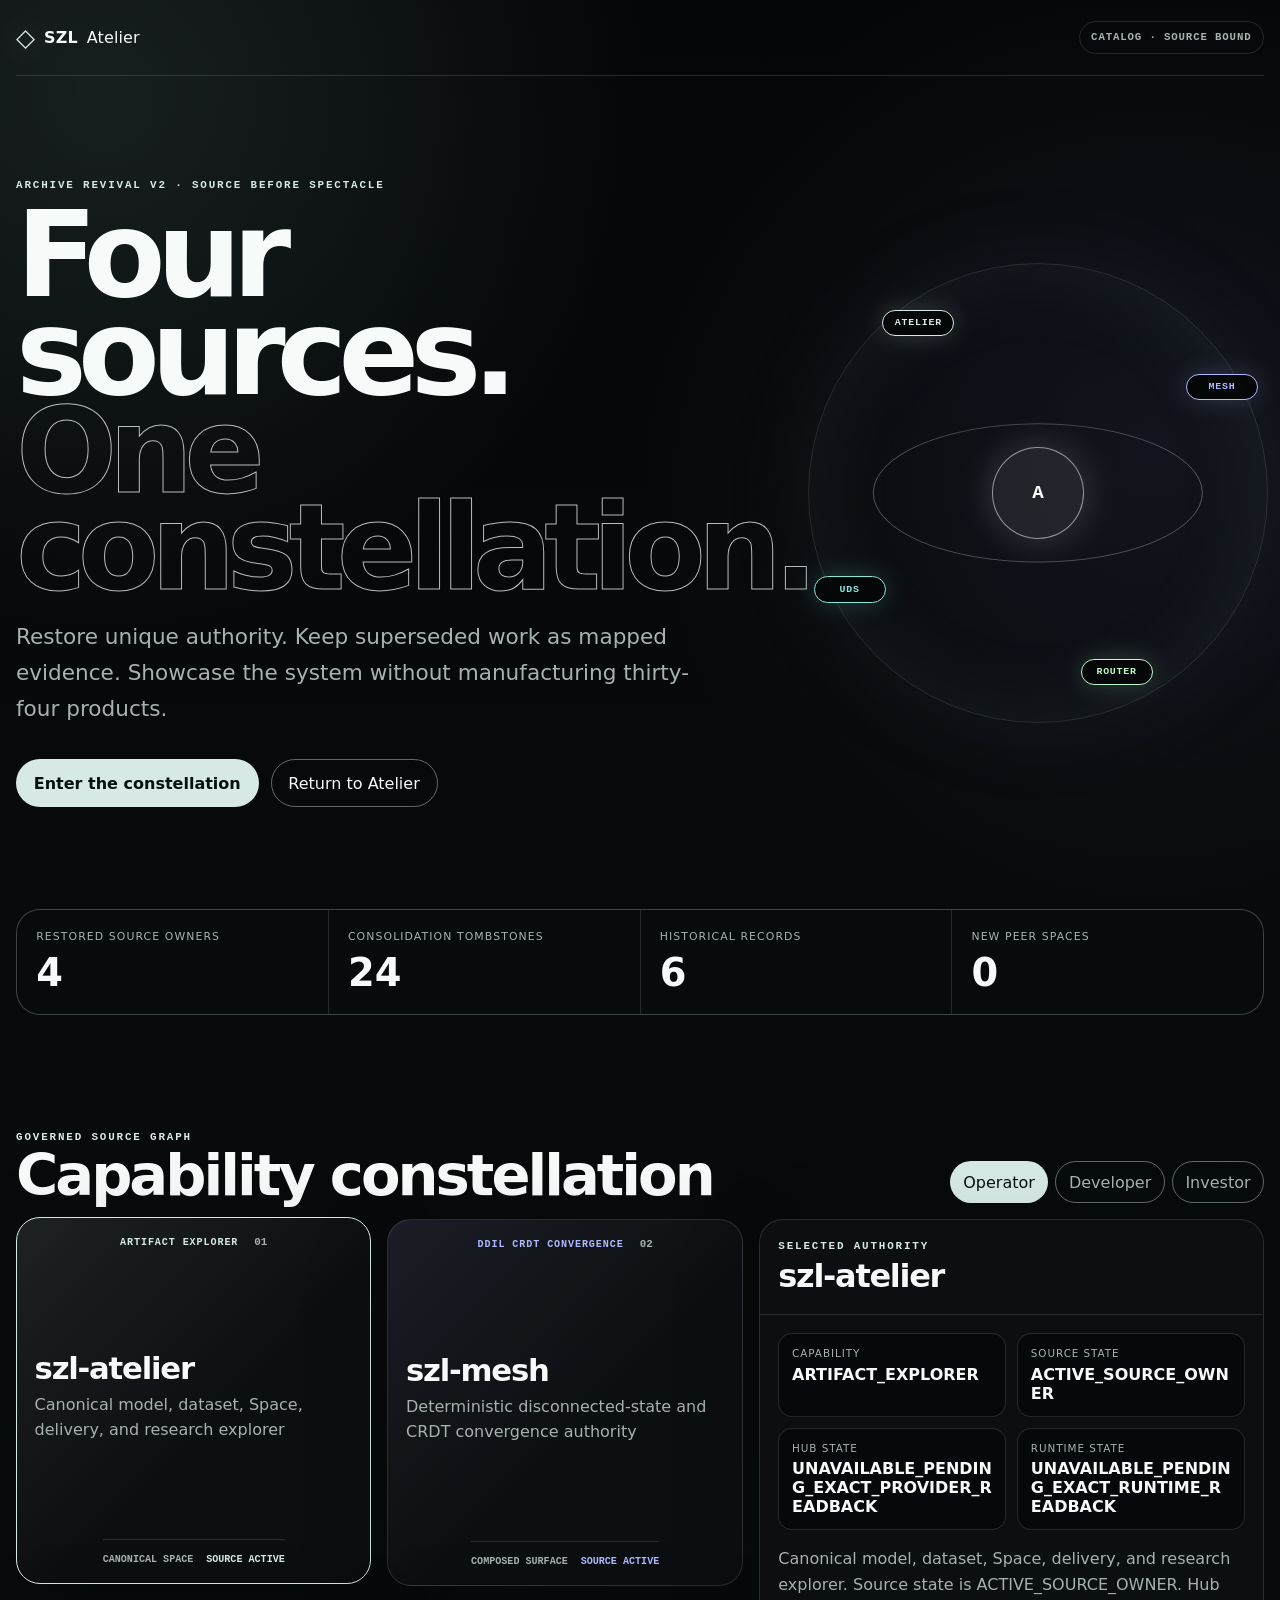
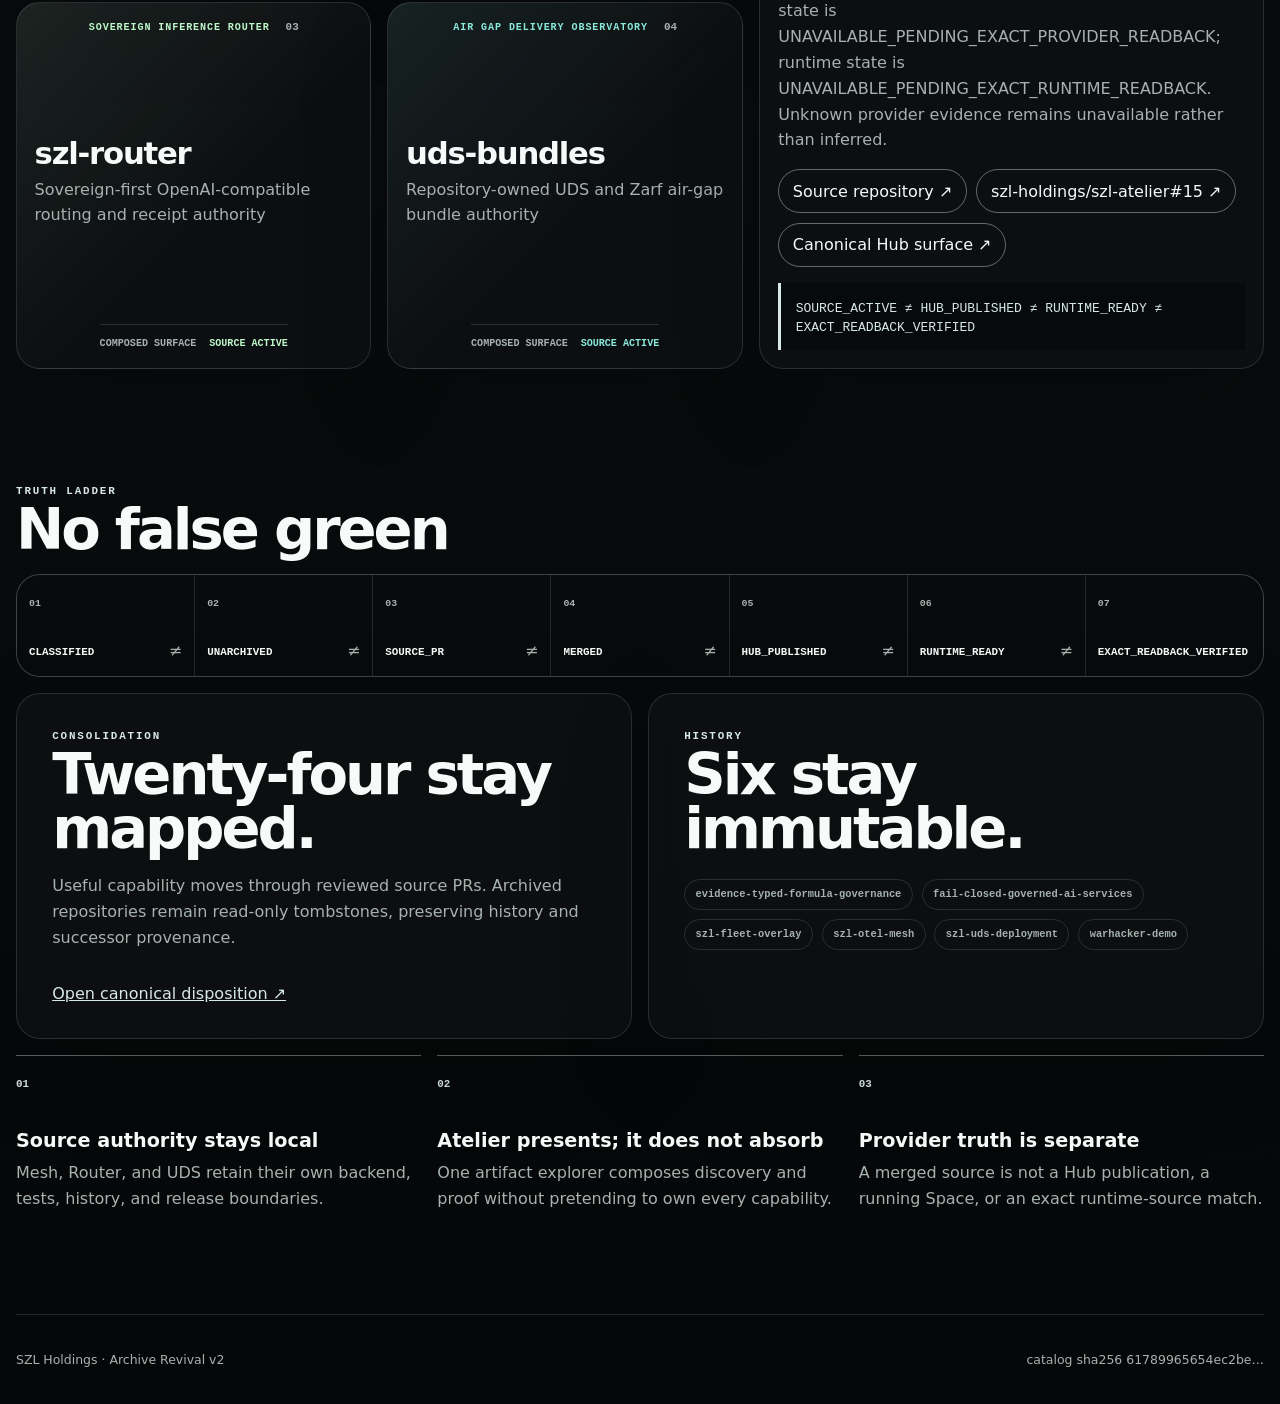
<file: revival/index.html>
<!doctype html>
<html lang="en">
<head>
  <meta charset="utf-8">
  <meta name="viewport" content="width=device-width,initial-scale=1,viewport-fit=cover">
  <meta name="color-scheme" content="dark light">
  <meta name="description" content="Four restored source authorities, twenty-four consolidation tombstones, and six immutable historical records presented through one governed Hugging Face topology.">
  <title>Archive Revival v2 · SZL Atelier</title>
  <link rel="stylesheet" href="./styles.css">
  <script src="./app.js" defer></script>
</head>
<body>
  <a class="skip" href="#main">Skip to content</a>
  <header class="masthead">
    <a class="brand" href="../" aria-label="Return to SZL Atelier"><span aria-hidden="true">◇</span><strong>SZL</strong> Atelier</a>
    <div id="registry-state" class="registry-state" role="status" aria-live="polite">CATALOG · CHECKING</div>
  </header>

  <main id="main">
    <section class="hero" aria-labelledby="hero-title">
      <div class="hero-copy">
        <p class="eyebrow">ARCHIVE REVIVAL V2 · SOURCE BEFORE SPECTACLE</p>
        <h1 id="hero-title">Four sources.<br><i>One constellation.</i></h1>
        <p class="lede">Restore unique authority. Keep superseded work as mapped evidence. Showcase the system without manufacturing thirty-four products.</p>
        <div class="hero-actions">
          <button id="enter" class="primary" type="button">Enter the constellation</button>
          <a href="../">Return to Atelier</a>
        </div>
      </div>
      <div class="orbit" aria-hidden="true">
        <div class="core">A</div>
        <span class="orbit-node atelier">ATELIER</span>
        <span class="orbit-node mesh">MESH</span>
        <span class="orbit-node router">ROUTER</span>
        <span class="orbit-node uds">UDS</span>
        <i class="ring ring-one"></i><i class="ring ring-two"></i><i class="ring ring-three"></i>
      </div>
    </section>

    <section class="metrics" aria-label="Portfolio disposition">
      <article><span>Restored source owners</span><strong id="restored-count">4</strong></article>
      <article><span>Consolidation tombstones</span><strong id="tombstone-count">24</strong></article>
      <article><span>Historical records</span><strong id="history-count">6</strong></article>
      <article><span>New peer Spaces</span><strong id="peer-count">0</strong></article>
    </section>

    <section id="constellation" class="constellation" aria-labelledby="constellation-title">
      <div class="section-head">
        <div>
          <p class="eyebrow">GOVERNED SOURCE GRAPH</p>
          <h2 id="constellation-title">Capability constellation</h2>
        </div>
        <div class="view-controls" role="group" aria-label="Audience view">
          <button type="button" data-view="operator" aria-pressed="true">Operator</button>
          <button type="button" data-view="developer" aria-pressed="false">Developer</button>
          <button type="button" data-view="investor" aria-pressed="false">Investor</button>
        </div>
      </div>

      <div class="constellation-grid">
        <div id="source-list" class="source-list" role="list" aria-live="polite"></div>
        <aside class="detail-shell" aria-labelledby="detail-title">
          <div class="detail-head">
            <p class="eyebrow">SELECTED AUTHORITY</p>
            <h3 id="detail-title">Choose a source</h3>
          </div>
          <div id="source-detail" class="source-detail empty">
            <div class="glyph" aria-hidden="true">◇</div>
            <p>Select a restored source owner to inspect its exact role, evidence boundary, and Hugging Face presentation route.</p>
          </div>
        </aside>
      </div>
    </section>

    <section class="flow" aria-labelledby="flow-title">
      <div class="section-head">
        <div><p class="eyebrow">TRUTH LADDER</p><h2 id="flow-title">No false green</h2></div>
      </div>
      <ol id="truth-ladder" class="truth-ladder"></ol>
    </section>

    <section class="ledger-grid">
      <article class="ledger">
        <p class="eyebrow">CONSOLIDATION</p>
        <h2>Twenty-four stay mapped.</h2>
        <p>Useful capability moves through reviewed source PRs. Archived repositories remain read-only tombstones, preserving history and successor provenance.</p>
        <a id="governance-link" href="https://github.com/szl-holdings/.github/blob/main/governance/archive-portfolio-v2.json" target="_blank" rel="noopener noreferrer">Open canonical disposition ↗</a>
      </article>
      <article class="ledger">
        <p class="eyebrow">HISTORY</p>
        <h2>Six stay immutable.</h2>
        <div id="history-list" class="history-list" aria-label="Immutable historical repositories"></div>
      </article>
    </section>

    <section class="principles" aria-label="Revival principles">
      <article><small>01</small><h3>Source authority stays local</h3><p>Mesh, Router, and UDS retain their own backend, tests, history, and release boundaries.</p></article>
      <article><small>02</small><h3>Atelier presents; it does not absorb</h3><p>One artifact explorer composes discovery and proof without pretending to own every capability.</p></article>
      <article><small>03</small><h3>Provider truth is separate</h3><p>A merged source is not a Hub publication, a running Space, or an exact runtime-source match.</p></article>
    </section>
  </main>

  <footer><span>SZL Holdings · Archive Revival v2</span><span id="catalog-receipt">catalog receipt unavailable</span></footer>
</body>
</html>
</file>
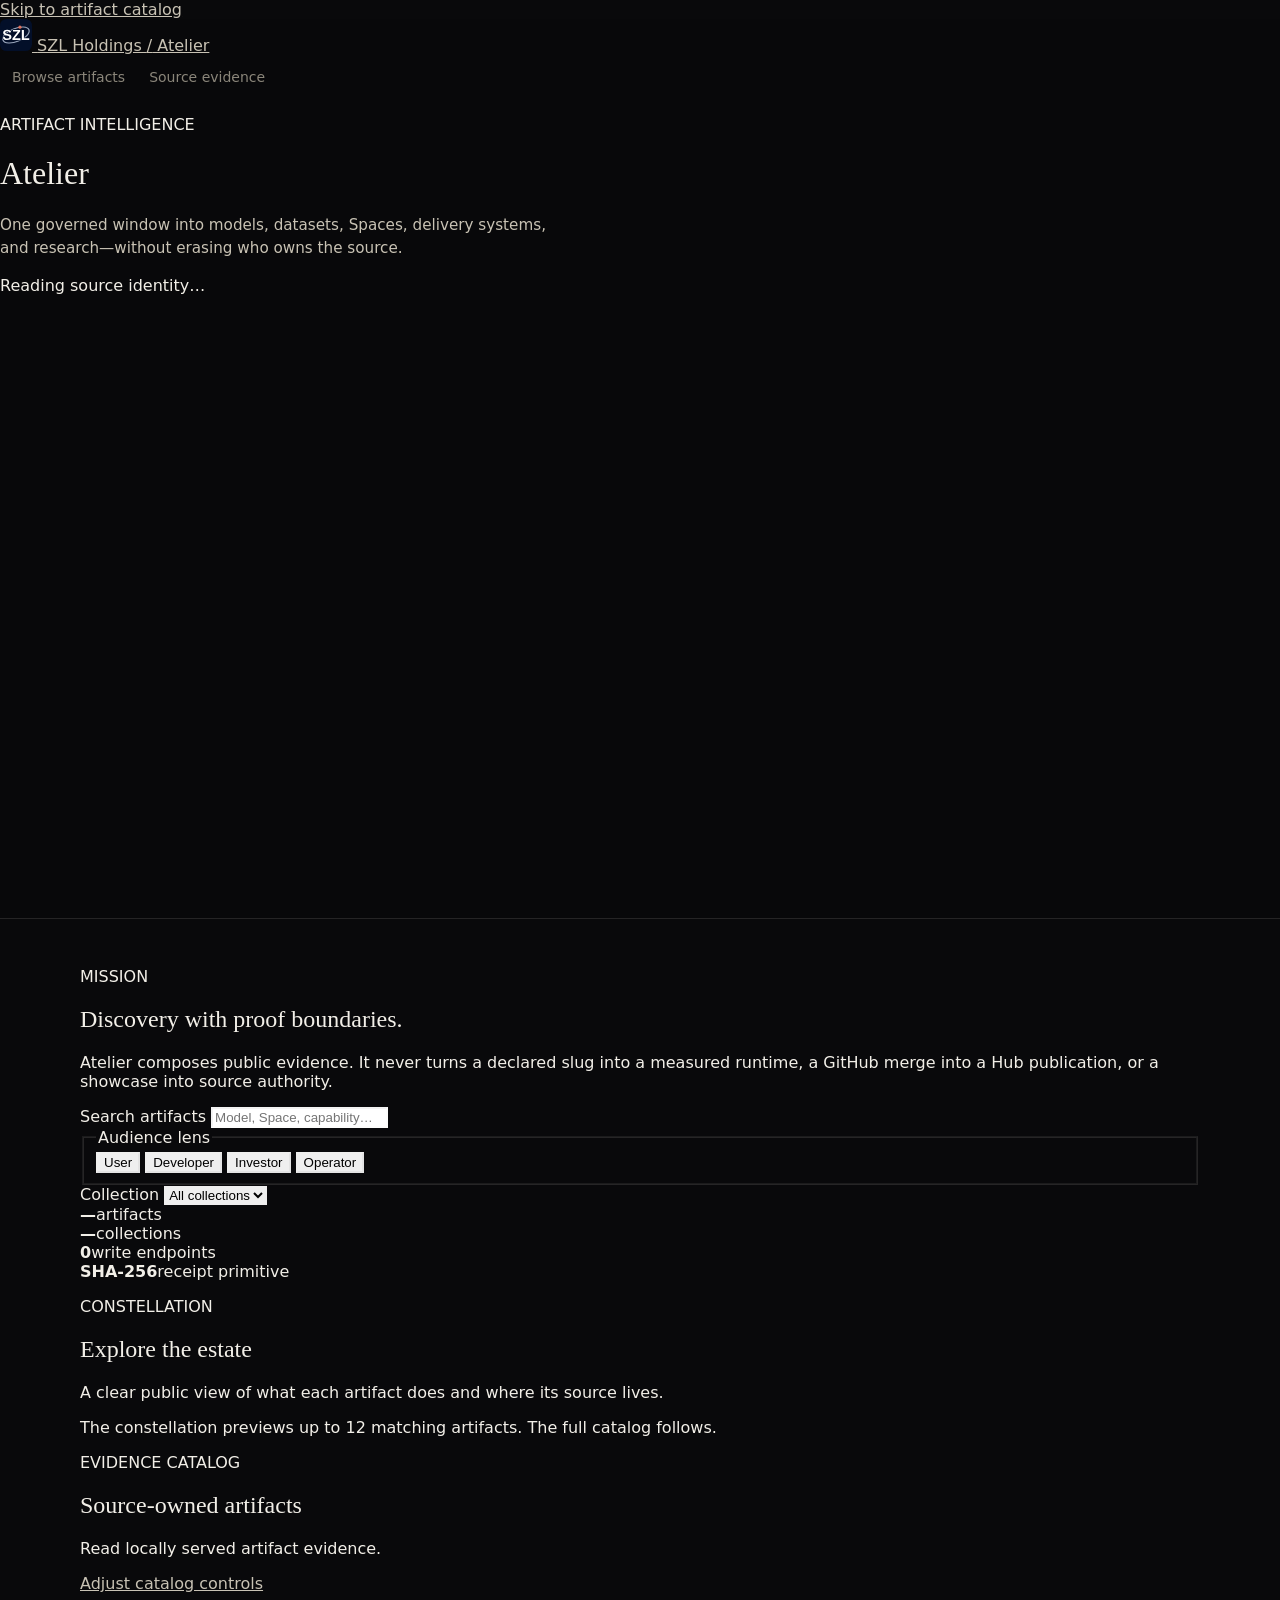
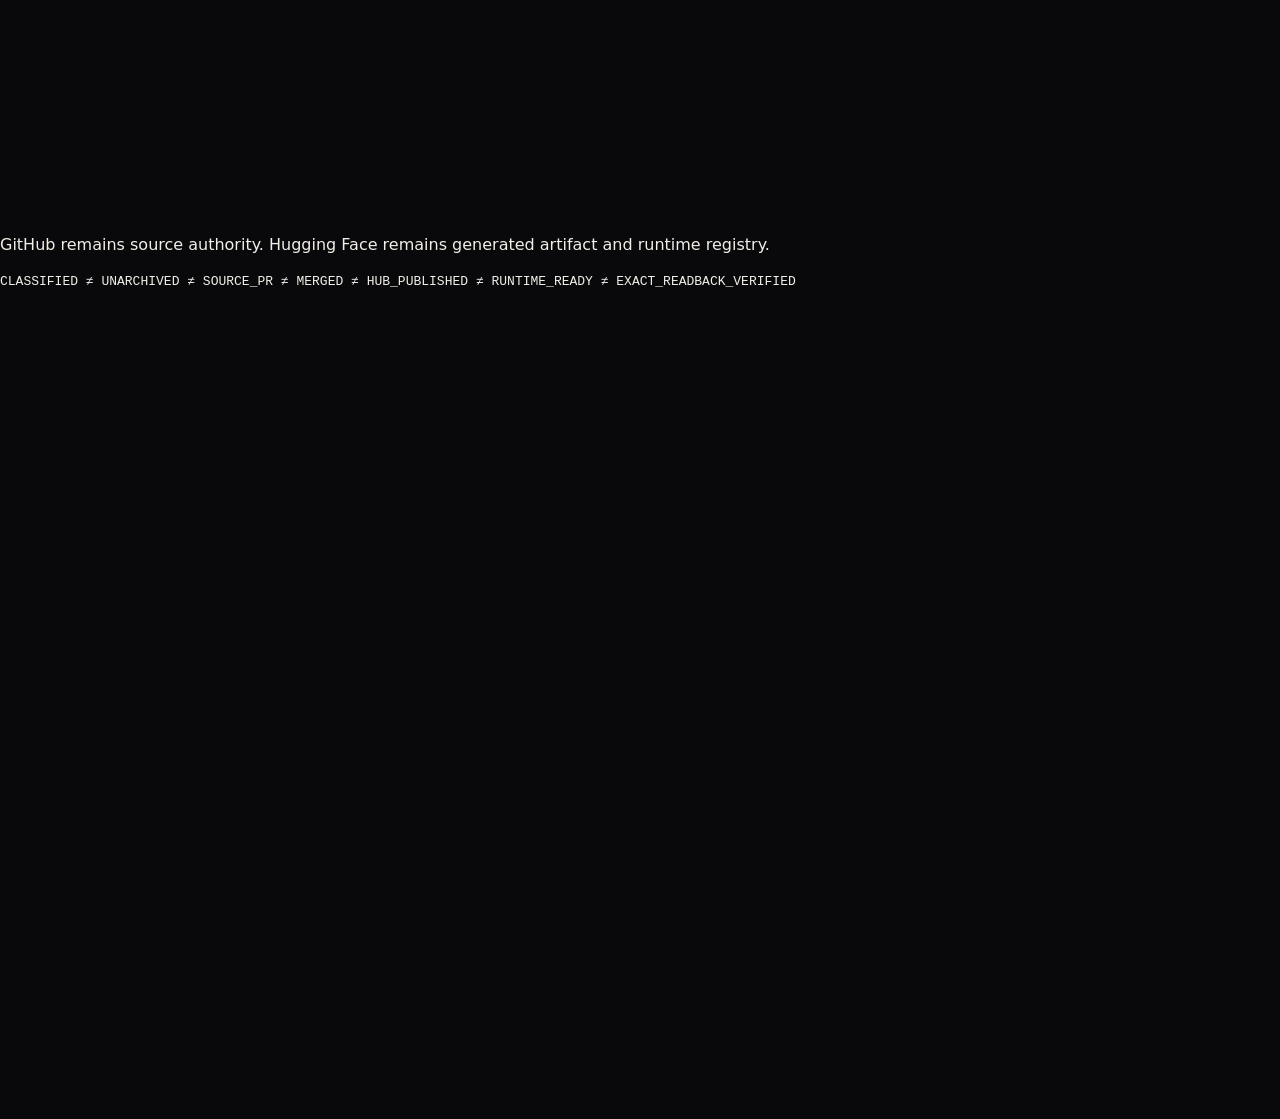
<file: frontier/atelier_v3/static/index.html>
<!doctype html>
<html lang="en" data-surface="dark">
<head>
  <meta charset="utf-8">
  <meta name="viewport" content="width=device-width, initial-scale=1, viewport-fit=cover">
  <meta name="color-scheme" content="dark light">
  <meta name="theme-color" content="#080B12">
  <title>SZL Atelier — Governed Artifact Constellation</title>
  <meta name="description" content="Source-bound discovery of SZL models, datasets, Spaces, delivery capabilities, and research evidence.">
  <link rel="stylesheet" href="/styles.css?v=652c9b83b3f5a107c44cad177d6c45133e28944375aebe01ad3285928688f18a">
  <script src="/app.js?v=621c75c33282238f43dfdcc3b98ccef392706b09a5164e81acae9b7eadb73d38" defer></script>
</head>
<body>
  <a class="skip-link" href="#catalog">Skip to artifact catalog</a>
  <div class="ambient" aria-hidden="true"></div>
  <div class="page-layout">
  <header class="shell masthead">
    <div class="masthead-bar">
      <a class="native-identity" href="#catalog" aria-label="SZL Holdings — browse Atelier artifacts">
        <span class="native-mark"><img src="[data-uri]" width="32" height="32" alt="" /></span>
        <span>SZL Holdings <span class="identity-divider" aria-hidden="true">/</span> Atelier</span>
      </a>
      <nav class="header-actions" aria-label="Atelier navigation">
        <a href="#catalog">Browse artifacts</a>
        <a href="/api/source">Source evidence</a>
        <button id="theme-toggle" type="button" class="theme-toggle" hidden>Use light theme</button>
      </nav>
    </div>
    <div class="brand-block">
      <p class="eyebrow">ARTIFACT INTELLIGENCE</p>
      <h1>Atelier</h1>
      <p class="lede">One governed window into models, datasets, Spaces, delivery systems, and research—without erasing who owns the source.</p>
    </div>
    <div class="source-state" id="source-indicator" data-state="unavailable" aria-live="polite">
      <span class="status-dot" aria-hidden="true"></span>
      <span id="source-state">Reading source identity…</span>
    </div>
  </header>

  <main class="shell">
    <section class="hero-grid" aria-labelledby="mission-title">
      <div>
        <p class="section-label">MISSION</p>
        <h2 id="mission-title">Discovery with proof boundaries.</h2>
      </div>
      <p>Atelier composes public evidence. It never turns a declared slug into a measured runtime, a GitHub merge into a Hub publication, or a showcase into source authority.</p>
    </section>

    <section class="control-deck" aria-label="Catalog controls" id="catalog-controls">
      <label class="search-control">
        <span>Search artifacts</span>
        <input id="search" type="search" maxlength="64" autocomplete="off" placeholder="Model, Space, capability…">
      </label>
      <fieldset class="mode-control">
        <legend>Audience lens</legend>
        <div class="segmented" id="audience-modes">
          <button type="button" data-mode="user" aria-pressed="true">User</button>
          <button type="button" data-mode="developer" aria-pressed="false">Developer</button>
          <button type="button" data-mode="investor" aria-pressed="false">Investor</button>
          <button type="button" data-mode="operator" aria-pressed="false">Operator</button>
        </div>
      </fieldset>
      <label class="filter-control">
        <span>Collection</span>
        <select id="group-filter">
          <option value="">All collections</option>
        </select>
      </label>
    </section>

    <section class="telemetry-strip" aria-label="Catalog telemetry">
      <div><strong id="artifact-count">—</strong><span>artifacts</span></div>
      <div><strong id="collection-count">—</strong><span>collections</span></div>
      <div><strong>0</strong><span>write endpoints</span></div>
      <div><strong>SHA-256</strong><span>receipt primitive</span></div>
    </section>

    <section class="constellation-panel" aria-labelledby="constellation-title">
      <div class="section-heading">
        <div>
          <p class="section-label">CONSTELLATION</p>
          <h2 id="constellation-title">Explore the estate</h2>
        </div>
        <p id="view-description">A clear public view of what each artifact does and where its source lives.</p>
      </div>
      <p id="constellation-summary" class="preview-summary">The constellation previews up to 12 matching artifacts. The full catalog follows.</p>
      <ul class="constellation" id="constellation" aria-label="Interactive artifact constellation"></ul>
    </section>

    <section id="catalog" class="catalog-panel" aria-labelledby="catalog-title">
      <div class="section-heading">
        <div>
          <p class="section-label">EVIDENCE CATALOG</p>
          <h2 id="catalog-title">Source-owned artifacts</h2>
        </div>
        <p id="result-summary" aria-live="polite">Read locally served artifact evidence.</p>
      </div>
      <div class="catalog-toolbar"><button id="clear-filters" class="secondary-action" type="button" hidden>Clear search and collection</button><a href="#catalog-controls">Adjust catalog controls</a></div>
      <noscript><p class="noscript">Atelier requires JavaScript to filter the locally served catalog. <a href="/api/catalog">Read the catalog API</a> or <a href="/api/source">inspect source evidence</a>.</p></noscript>
      <div id="catalog-grid" class="catalog-grid" aria-busy="true"></div>
      <div id="catalog-error" class="empty-state" role="alert" hidden>
        <h3>Catalog unavailable</h3>
        <p>Artifact evidence could not be loaded. No empty or ready state is implied.</p>
        <button id="retry-catalog" class="primary-action" type="button">Retry catalog</button>
      </div>
      <div id="empty-state" class="empty-state" hidden>
        <h3>No matching artifact</h3>
        <p>Clear a filter or try a broader source, model, or capability term.</p>
      </div>
    </section>

    <dialog id="artifact-dialog" aria-labelledby="dialog-title">
      <form method="dialog" class="dialog-frame">
        <button class="dialog-close" value="close" aria-label="Close artifact detail">×</button>
        <p class="section-label" id="dialog-kind">ARTIFACT</p>
        <h2 id="dialog-title">Artifact</h2>
        <p id="dialog-summary"></p>
        <dl id="dialog-evidence" class="evidence-list"></dl>
        <div class="dialog-actions">
          <a id="dialog-source" class="primary-action" href="#" rel="noreferrer">Open source</a>
          <button id="provider-readback" type="button" class="secondary-action">Measure public Hub state</button>
        </div>
        <p id="provider-status" class="provider-status" role="status" aria-live="polite"></p>
        <pre id="provider-result" tabindex="0" hidden></pre>
      </form>
    </dialog>
  </main>

  <footer class="shell footer">
    <p>GitHub remains source authority. Hugging Face remains generated artifact and runtime registry.</p>
    <p><code>CLASSIFIED ≠ UNARCHIVED ≠ SOURCE_PR ≠ MERGED ≠ HUB_PUBLISHED ≠ RUNTIME_READY ≠ EXACT_READBACK_VERIFIED</code></p>
  </footer>

  </div>
</body>
</html>
</file>
<file: revival/styles.css>
:root {
  color-scheme: dark;
  --bg: #050607;
  --surface: rgba(14, 17, 19, .82);
  --surface-strong: rgba(21, 25, 28, .96);
  --line: rgba(215, 233, 229, .14);
  --line-strong: rgba(215, 233, 229, .42);
  --text: #f6faf9;
  --muted: #a7b2af;
  --accent: #d7e9e5;
  --atelier: #d7e9e5;
  --mesh: #aeb9ff;
  --router: #bdf7ca;
  --uds: #8be9dc;
  --radius: 24px;
  font-family: Inter, ui-sans-serif, system-ui, -apple-system, BlinkMacSystemFont, "Segoe UI", sans-serif;
}

* { box-sizing: border-box; }
html { min-width: 320px; background: var(--bg); scroll-behavior: smooth; }
body {
  min-width: 320px;
  min-height: 100vh;
  margin: 0;
  color: var(--text);
  background:
    radial-gradient(circle at 8% 3%, rgba(124, 178, 165, .15), transparent 34rem),
    radial-gradient(circle at 90% 15%, rgba(108, 113, 180, .12), transparent 32rem),
    linear-gradient(180deg, #050607 0%, #090c0d 58%, #050607 100%);
}
body::before {
  content: "";
  position: fixed;
  inset: 0;
  pointer-events: none;
  opacity: .18;
  background-image:
    radial-gradient(rgba(255,255,255,.2) .55px, transparent .55px),
    linear-gradient(rgba(255,255,255,.018) 1px, transparent 1px),
    linear-gradient(90deg, rgba(255,255,255,.018) 1px, transparent 1px);
  background-size: 24px 24px, 72px 72px, 72px 72px;
  mask-image: linear-gradient(#000, transparent 88%);
}

a { color: inherit; }
button { font: inherit; }
button, .hero-actions a {
  min-height: 48px;
  border: 1px solid var(--line-strong);
  border-radius: 999px;
  background: transparent;
  color: var(--text);
  padding: .78rem 1.05rem;
  cursor: pointer;
  text-decoration: none;
  display: inline-grid;
  place-items: center;
  transition: transform .2s ease, border-color .2s ease, background .2s ease;
}
button:hover, .hero-actions a:hover { transform: translateY(-1px); border-color: var(--accent); }
button:focus-visible, a:focus-visible, [tabindex]:focus-visible {
  outline: 3px solid #fff;
  outline-offset: 4px;
}
.primary { background: var(--accent); color: #07100e; border-color: transparent; font-weight: 780; }
.skip {
  position: fixed;
  z-index: 100;
  top: .65rem;
  left: .65rem;
  transform: translateY(-170%);
  padding: .7rem 1rem;
  border-radius: 10px;
  background: #fff;
  color: #000;
}
.skip:focus { transform: none; }

.masthead, footer, main { width: min(1520px, calc(100% - 2rem)); margin-inline: auto; }
.masthead, footer { display: flex; align-items: center; justify-content: space-between; gap: 1rem; }
.masthead { min-height: 76px; border-bottom: 1px solid var(--line); }
.brand { display: flex; align-items: center; gap: .55rem; text-decoration: none; letter-spacing: .01em; }
.brand span { color: var(--accent); font-size: 1.55rem; filter: drop-shadow(0 0 16px rgba(215,233,229,.45)); }
.registry-state {
  max-width: 48vw;
  padding: .55rem .72rem;
  border: 1px solid var(--line);
  border-radius: 999px;
  color: var(--muted);
  text-align: right;
  font: 700 .67rem/1.2 ui-monospace, SFMono-Regular, Menlo, monospace;
  letter-spacing: .08em;
  overflow-wrap: anywhere;
}

.hero {
  min-height: min(900px, 86vh);
  display: grid;
  grid-template-columns: minmax(0, 1.22fr) minmax(340px, .78fr);
  gap: clamp(2rem, 7vw, 8rem);
  align-items: center;
  padding: clamp(4rem, 8vw, 8rem) 0;
}
.eyebrow {
  margin: 0;
  color: var(--accent);
  font: 760 .68rem/1.35 ui-monospace, SFMono-Regular, Menlo, monospace;
  letter-spacing: .17em;
}
h1 {
  margin: .9rem 0 1.35rem;
  font-size: clamp(3.8rem, 9.3vw, 9.1rem);
  line-height: .82;
  letter-spacing: -.074em;
  font-weight: 620;
}
h1 i { color: transparent; -webkit-text-stroke: 1px rgba(246,250,249,.74); font-style: normal; }
.lede { max-width: 760px; margin: 0; color: var(--muted); font-size: clamp(1.05rem, 2vw, 1.35rem); line-height: 1.66; }
.hero-actions { display: flex; flex-wrap: wrap; gap: .75rem; margin-top: 2rem; }

.orbit {
  position: relative;
  justify-self: center;
  width: min(460px, 78vw);
  aspect-ratio: 1;
  border-radius: 50%;
  border: 1px solid var(--line);
  box-shadow: inset 0 0 90px rgba(166,208,198,.08), 0 0 100px rgba(119,142,137,.08);
}
.core {
  position: absolute;
  z-index: 5;
  inset: 40%;
  display: grid;
  place-items: center;
  border: 1px solid rgba(255,255,255,.52);
  border-radius: 50%;
  background: rgba(215,233,229,.09);
  color: #fff;
  font: 700 1.2rem ui-monospace, monospace;
  box-shadow: 0 0 38px rgba(215,233,229,.2);
}
.ring { position: absolute; inset: 14%; border: 1px solid var(--line); border-radius: 50%; }
.ring-one { transform: scaleY(.42) rotate(28deg); }
.ring-two { transform: scaleY(.42) rotate(92deg); }
.ring-three { transform: scaleY(.42) rotate(152deg); }
.orbit-node {
  position: absolute;
  z-index: 6;
  min-width: 72px;
  padding: .42rem .55rem;
  border: 1px solid currentColor;
  border-radius: 999px;
  background: rgba(5,6,7,.9);
  text-align: center;
  font: 760 .62rem ui-monospace, monospace;
  letter-spacing: .08em;
  box-shadow: 0 0 26px color-mix(in srgb, currentColor 20%, transparent);
}
.orbit-node.atelier { top: 10%; left: 16%; color: var(--atelier); }
.orbit-node.mesh { top: 24%; right: 2%; color: var(--mesh); }
.orbit-node.router { bottom: 8%; right: 25%; color: var(--router); }
.orbit-node.uds { bottom: 26%; left: 1%; color: var(--uds); }

.metrics {
  display: grid;
  grid-template-columns: repeat(4, minmax(0,1fr));
  gap: 1px;
  overflow: hidden;
  border: 1px solid var(--line);
  border-radius: var(--radius);
  background: var(--line);
}
.metrics article { min-width: 0; padding: 1.2rem; background: rgba(7,10,11,.95); }
.metrics span { display: block; color: var(--muted); font-size: .68rem; text-transform: uppercase; letter-spacing: .1em; }
.metrics strong { display: block; margin-top: .45rem; font-size: clamp(1.4rem, 3vw, 2.4rem); }

.constellation, .flow { padding-top: clamp(4rem, 9vw, 8rem); }
.section-head { display: flex; align-items: flex-end; justify-content: space-between; gap: 1rem; margin-bottom: 1rem; }
h2 { margin: .28rem 0 0; font-size: clamp(2rem, 4.5vw, 4rem); line-height: .94; letter-spacing: -.052em; }
.view-controls { display: flex; flex-wrap: wrap; gap: .45rem; }
.view-controls button { min-height: 42px; padding: .58rem .78rem; color: var(--muted); }
.view-controls button[aria-pressed="true"] { background: var(--accent); color: #07100e; border-color: transparent; }

.constellation-grid { display: grid; grid-template-columns: minmax(0,1.18fr) minmax(340px,.82fr); gap: 1rem; }
.source-list {
  display: grid;
  grid-template-columns: repeat(2, minmax(0,1fr));
  gap: 1rem;
  min-width: 0;
}
.source-card, .detail-shell, .ledger {
  min-width: 0;
  border: 1px solid var(--line);
  border-radius: var(--radius);
  background: var(--surface);
  box-shadow: 0 28px 90px rgba(0,0,0,.2);
  backdrop-filter: blur(18px);
}
.source-card {
  width: 100%;
  min-height: 230px;
  display: grid;
  grid-template-rows: auto 1fr auto;
  text-align: left;
  border-radius: var(--radius);
  padding: 1.1rem;
  color: var(--text);
  background:
    linear-gradient(135deg, color-mix(in srgb, var(--card-accent) 9%, transparent), transparent 56%),
    var(--surface);
}
.source-card:hover, .source-card[aria-current="true"] { transform: translateY(-2px); border-color: var(--card-accent); }
.source-card-top { display: flex; justify-content: space-between; gap: 1rem; align-items: flex-start; }
.source-card .capability { color: var(--card-accent); font: 760 .63rem/1.35 ui-monospace, monospace; letter-spacing: .09em; }
.source-card .index { color: var(--muted); font: 700 .68rem ui-monospace, monospace; }
.source-card h3 { align-self: end; margin: 1.5rem 0 .45rem; font-size: clamp(1.45rem, 2.4vw, 2.15rem); letter-spacing: -.04em; }
.source-card p { margin: 0; color: var(--muted); line-height: 1.55; }
.source-state { display: flex; align-items: center; justify-content: space-between; gap: .8rem; margin-top: 1.25rem; padding-top: .8rem; border-top: 1px solid var(--line); color: var(--muted); font: 700 .63rem/1.3 ui-monospace, monospace; }
.source-state b { color: var(--card-accent); font-weight: 760; }

.detail-shell { overflow: hidden; }
.detail-head { padding: 1.15rem; border-bottom: 1px solid var(--line); }
.detail-head h3 { margin: .25rem 0 0; font-size: clamp(1.5rem, 2.5vw, 2.25rem); letter-spacing: -.04em; }
.source-detail { min-height: 490px; padding: 1.15rem; }
.source-detail.empty { display: grid; align-content: center; justify-items: center; text-align: center; color: var(--muted); }
.source-detail.empty p { max-width: 34ch; line-height: 1.6; }
.glyph { width: 90px; aspect-ratio: 1; display: grid; place-items: center; border: 1px solid var(--line-strong); border-radius: 50%; font-size: 1.8rem; color: var(--accent); box-shadow: inset 0 0 34px rgba(255,255,255,.06); }
.detail-meta { display: grid; grid-template-columns: repeat(2,minmax(0,1fr)); gap: .7rem; }
.detail-meta div { min-width: 0; padding: .8rem; border: 1px solid var(--line); border-radius: 14px; background: rgba(4,6,7,.48); }
.detail-meta span { display: block; color: var(--muted); font-size: .65rem; text-transform: uppercase; letter-spacing: .09em; }
.detail-meta strong { display: block; margin-top: .36rem; overflow-wrap: anywhere; }
.detail-copy { margin: 1rem 0; color: var(--muted); line-height: 1.62; }
.detail-links { display: flex; flex-wrap: wrap; gap: .6rem; }
.detail-links a { min-height: 44px; display: inline-grid; place-items: center; border: 1px solid var(--line-strong); border-radius: 999px; padding: .65rem .85rem; text-decoration: none; }
.truth-box { margin-top: 1rem; padding: .9rem; border-left: 3px solid var(--selected-accent, var(--accent)); background: rgba(4,6,7,.46); }
.truth-box code { color: var(--selected-accent, var(--accent)); overflow-wrap: anywhere; }

.truth-ladder { margin: 0; padding: 0; list-style: none; display: grid; grid-template-columns: repeat(7,minmax(0,1fr)); gap: 1px; border: 1px solid var(--line); border-radius: var(--radius); overflow: hidden; background: var(--line); }
.truth-ladder li { min-width: 0; padding: 1rem .75rem; background: rgba(7,10,11,.96); }
.truth-ladder small { color: var(--muted); font: 700 .62rem ui-monospace, monospace; }
.truth-ladder strong { display: block; margin-top: 2.2rem; font: 760 .68rem/1.4 ui-monospace, monospace; overflow-wrap: anywhere; }
.truth-ladder li:not(:last-child)::after { content: "≠"; float: right; margin-top: -1.2rem; color: var(--muted); }

.ledger-grid { display: grid; grid-template-columns: 1fr 1fr; gap: 1rem; padding-top: 1rem; }
.ledger { padding: clamp(1.3rem, 3vw, 2.2rem); }
.ledger p:not(.eyebrow) { color: var(--muted); line-height: 1.65; }
.ledger > a { display: inline-block; margin-top: 1rem; color: var(--accent); }
.history-list { display: flex; flex-wrap: wrap; gap: .55rem; margin-top: 1.4rem; }
.history-list span { max-width: 100%; padding: .5rem .65rem; border: 1px solid var(--line); border-radius: 999px; color: var(--muted); font: 700 .65rem/1.25 ui-monospace, monospace; overflow-wrap: anywhere; }

.principles { display: grid; grid-template-columns: repeat(3,minmax(0,1fr)); gap: 1rem; margin: 1rem 0 clamp(4rem,8vw,8rem); }
.principles article { border-top: 1px solid var(--line-strong); padding-top: 1rem; }
.principles small { color: var(--accent); font: 760 .68rem ui-monospace, monospace; }
.principles h3 { margin: 2.4rem 0 .5rem; font-size: 1.2rem; }
.principles p { margin: 0; color: var(--muted); line-height: 1.6; }
footer { min-height: 90px; border-top: 1px solid var(--line); color: var(--muted); font-size: .78rem; }

@media (max-width: 1050px) {
  .hero { grid-template-columns: 1fr; min-height: auto; }
  .orbit { order: -1; width: min(360px, 76vw); }
  .constellation-grid { grid-template-columns: 1fr; }
  .source-detail { min-height: 0; }
  .truth-ladder { grid-template-columns: repeat(4,minmax(0,1fr)); }
}
@media (max-width: 760px) {
  .metrics { grid-template-columns: repeat(2,minmax(0,1fr)); }
  .source-list, .ledger-grid { grid-template-columns: 1fr; }
  .section-head { align-items: stretch; flex-direction: column; }
  .truth-ladder { grid-template-columns: repeat(2,minmax(0,1fr)); }
  .principles { grid-template-columns: 1fr; }
  .principles h3 { margin-top: 1rem; }
}
@media (max-width: 560px) {
  .masthead, footer, main { width: min(100% - 1rem,1520px); }
  .masthead { align-items: flex-start; padding: .9rem 0; }
  h1 { font-size: clamp(3.25rem,18vw,5.4rem); }
  .orbit { width: min(300px,78vw); }
  .orbit-node { min-width: 60px; font-size: .54rem; }
  .detail-meta { grid-template-columns: 1fr; }
  footer { align-items: flex-start; flex-direction: column; justify-content: center; }
}
@media (prefers-reduced-motion: reduce) {
  *,*::before,*::after { scroll-behavior: auto !important; animation: none !important; transition: none !important; }
}
@media (prefers-contrast: more) {
  :root { --line: rgba(255,255,255,.48); --line-strong: rgba(255,255,255,.9); --muted: #d8dfdd; }
}
@media (forced-colors: active) {
  body::before { display: none; }
  .source-card,.detail-shell,.ledger,.metrics,.truth-ladder,.registry-state { border: 1px solid CanvasText; }
  h1 i { color: CanvasText; -webkit-text-stroke: 0; }
}
@media print {
  :root { color-scheme: light; --bg:#fff; --text:#000; --muted:#333; --surface:#fff; --line:#777; }
  body { background:#fff; }
  body::before,.hero-actions,.orbit,.view-controls { display:none!important; }
  .hero { min-height:0; display:block; }
  h1 i { color:#000; -webkit-text-stroke:0; }
  .source-card,.detail-shell,.ledger { box-shadow:none; backdrop-filter:none; break-inside:avoid; }
  .truth-ladder { grid-template-columns: repeat(4,1fr); }
}
</file>
<file: styles.css>
:root {
  --ink: #09090b;
  --ink-2: #121214;
  --ink-3: #1c1c20;
  --paper: #f2efe8;
  --paper-dim: #c8c2b4;
  --muted: #8a857a;
  --line: color-mix(in oklab, var(--paper) 12%, transparent);
  --cord: #9a5a48;
  --ok: #7d9a7a;
  --signal: #d6b56d;
  --danger: #c56f58;
  --font-display: ui-serif, Georgia, "Times New Roman", serif;
  --font-sans: ui-sans-serif, system-ui, sans-serif;
  --font-mono: ui-monospace, "SF Mono", Menlo, monospace;
}
* { box-sizing: border-box; border-color: var(--line); }
html, body { margin: 0; background: var(--ink); color: var(--paper); font-family: var(--font-sans); }
button:not(:disabled), [role="button"]:not(:disabled) { cursor: pointer; }
a { color: var(--paper-dim); }
a:hover { color: var(--paper); }
h1, h2, h3 { text-wrap: balance; font-family: var(--font-display); font-weight: 500; }
p { text-wrap: pretty; }
.shell { min-height: 100dvh; overflow-x: hidden; }
header {
  position: sticky; top: 0; z-index: 20;
  background: color-mix(in oklab, var(--ink) 90%, transparent);
  backdrop-filter: blur(8px);
  border-bottom: 1px solid var(--line);
}
.hdr {
  max-width: 72rem; margin: 0 auto;
  display: flex; flex-direction: column;
}
.brand {
  min-height: 44px; display: flex; align-items: center;
  padding: 0 1rem; font-family: var(--font-display); font-size: 1.125rem;
  color: var(--paper); text-decoration: none;
}
nav { display: grid; grid-template-columns: repeat(6, 1fr); border-top: 1px solid var(--line); }
nav a {
  min-height: 44px; display: flex; align-items: center; justify-content: center;
  font-size: 11px; color: var(--muted); text-decoration: none;
}
nav a.on, nav a:hover { color: var(--paper); }
main { max-width: 72rem; margin: 0 auto; padding: 2rem 1rem 6rem; }
.kicker { font-family: var(--font-mono); font-size: 11px; letter-spacing: 0.2em; text-transform: uppercase; color: var(--muted); }
.hero { font-size: clamp(2rem, 5vw, 3.25rem); letter-spacing: -0.03em; margin: 0.5rem 0 0; }
.lede { max-width: 36rem; color: var(--paper-dim); line-height: 1.55; font-size: 0.95rem; }
.row { display: flex; flex-wrap: wrap; gap: 0.5rem; margin-top: 1.25rem; }
.chip {
  display: inline-flex; align-items: center; min-height: 32px; max-width: 100%;
  padding: 0 0.75rem; border-radius: 999px; font-family: var(--font-mono);
  font-size: 11px; background: var(--paper); color: var(--ink);
}
.chip.mute { background: transparent; color: var(--muted); box-shadow: 0 0 0 1px color-mix(in oklab, var(--paper) 12%, transparent); }
.cut {
  margin: 2rem 0; padding: 1.1rem 1.25rem;
  border-left: 2px solid var(--cord); background: var(--ink-2); border-radius: 0 12px 12px 0;
}
.cut h2 { font-size: 1.35rem; margin: 0.4rem 0 0; }
.panel { background: var(--ink-2); border-radius: 12px; padding: 1.1rem 1.25rem; box-shadow: 0 0 0 1px var(--line); }
.grid { display: grid; gap: 0.75rem; }
@media (min-width: 640px) { .grid.two { grid-template-columns: 1fr 1fr; } .grid.three { grid-template-columns: 1fr 1fr 1fr; } nav { border-top: 0; display: flex; } nav a { padding: 0 0.75rem; font-size: 0.875rem; } .hdr { flex-direction: row; align-items: center; justify-content: space-between; padding: 0 1.5rem; } .brand { padding: 0; } }
table { width: 100%; border-collapse: collapse; font-size: 0.875rem; }
th { text-align: left; font-family: var(--font-mono); font-size: 10px; letter-spacing: 0.12em; text-transform: uppercase; color: var(--muted); padding: 0.5rem 0.75rem; background: var(--ink-2); }
td { padding: 0.65rem 0.75rem; border-top: 1px solid var(--line); }
.mono { font-family: var(--font-mono); font-size: 12px; }
.muted { color: var(--muted); }
.walk { display: grid; gap: 2rem; }
@media (min-width: 1024px) { .walk { grid-template-columns: 220px 1fr; } .side { display: block; } }
.side { display: none; position: sticky; top: 5rem; max-height: calc(100dvh - 6rem); overflow: auto; }
.side button {
  width: 100%; min-height: 44px; text-align: left; background: transparent; border: 0;
  color: var(--muted); font: inherit; font-size: 12px; padding: 0 0.5rem; border-radius: 4px;
}
.side button.on { background: var(--ink-2); color: var(--paper); }
.pager { display: flex; justify-content: space-between; align-items: center; gap: 0.75rem; margin-top: 2.5rem; }
.pager button {
  min-height: 44px; border: 0; border-radius: 8px; padding: 0 1rem; font: inherit;
  background: var(--ink-2); color: var(--paper-dim);
}
.pager button.primary { background: var(--paper); color: var(--ink); }
input[type="range"] { width: 100%; height: 44px; accent-color: var(--paper); }
input[type="text"], textarea {
  width: 100%; min-height: 44px; background: var(--ink-3); color: var(--paper);
  border: 0; border-radius: 8px; padding: 0 0.75rem; font: inherit;
  box-shadow: 0 0 0 1px color-mix(in oklab, var(--paper) 12%, transparent);
}
.gate { margin-top: 1rem; padding: 0.85rem 1rem; border-radius: 8px; background: var(--ink-3); border-left: 2px solid var(--ok); }
.gate.bad { border-left-color: var(--cord); }
.gate .lbl { font-family: var(--font-display); font-size: 1.5rem; }
canvas { width: 100%; height: auto; border-radius: 8px; background: var(--ink); cursor: crosshair; }
.heat { display: grid; gap: 2px; }
.heat i { display: block; aspect-ratio: 1; border-radius: 1px; }
.card {
  background: var(--ink-2); border-radius: 12px; padding: 1rem; text-align: left;
  box-shadow: 0 0 0 1px var(--line); color: inherit; border: 0; font: inherit; cursor: pointer;
}
.card h3 { margin: 0.35rem 0 0; font-size: 1.25rem; }
pre {
  background: var(--ink-3); border-radius: 8px; padding: 0.85rem; overflow: auto;
  font-family: var(--font-mono); font-size: 11px; color: var(--paper-dim); line-height: 1.5;
  max-height: 22rem; white-space: pre-wrap; word-break: break-word;
}
.foot { margin-top: 2rem; padding: 1rem 1.5rem 2rem; border-top: 1px solid var(--line); font-size: 12px; color: var(--muted); display: flex; flex-wrap: wrap; gap: 0.25rem 1.25rem; align-items: center; }
.shell > .foot { max-width: 72rem; margin: 0 auto; }
.foot a { min-height: 44px; display: inline-flex; align-items: center; color: var(--paper-dim); text-decoration: none; }
.foot a:hover { color: var(--paper); }
.frontier-hero {
  position: relative;
  overflow: hidden;
  padding: clamp(1.5rem, 4vw, 3.25rem);
  border-radius: 18px;
  background:
    radial-gradient(circle at 82% 10%, color-mix(in oklab, var(--signal) 22%, transparent), transparent 34%),
    linear-gradient(145deg, var(--ink-2), color-mix(in oklab, var(--ink-3) 86%, var(--cord)));
  box-shadow: inset 0 0 0 1px var(--line);
}
.frontier-hero::after {
  content: "";
  position: absolute;
  inset: 0;
  pointer-events: none;
  opacity: 0.16;
  background-image:
    linear-gradient(var(--line) 1px, transparent 1px),
    linear-gradient(90deg, var(--line) 1px, transparent 1px);
  background-size: 32px 32px;
  mask-image: linear-gradient(to left, #000, transparent 75%);
}
.frontier-hero > * { position: relative; z-index: 1; }
.frontier-hero .hero { max-width: 12ch; font-size: clamp(2.5rem, 8vw, 5.75rem); line-height: 0.94; }
.frontier-lab { display: grid; gap: 1rem; margin-top: 1rem; }
.frontier-form { display: grid; gap: 1rem; }
.frontier-field { display: grid; gap: 0.45rem; }
.frontier-field textarea { min-height: 7.5rem; resize: vertical; padding: 0.8rem; line-height: 1.5; }
.frontier-controls { display: grid; gap: 0.8rem; }
.frontier-control {
  display: grid;
  gap: 0.35rem;
  padding: 0.75rem;
  border-radius: 9px;
  background: color-mix(in oklab, var(--ink-3) 78%, transparent);
}
.frontier-control output { color: var(--signal); }
.frontier-control select {
  min-height: 44px;
  border: 0;
  border-radius: 8px;
  padding: 0 0.7rem;
  color: var(--paper);
  background: var(--ink-3);
  box-shadow: 0 0 0 1px var(--line);
}
.frontier-action {
  min-height: 52px;
  border: 0;
  border-radius: 10px;
  padding: 0 1rem;
  font: 600 0.78rem var(--font-mono);
  letter-spacing: 0.09em;
  text-transform: uppercase;
  color: var(--ink);
  background: var(--signal);
}
.frontier-action:disabled { cursor: wait; opacity: 0.55; }
.frontier-manifest { align-self: start; }
.frontier-manifest ol { margin: 1rem 0 0; padding-left: 1.2rem; color: var(--paper-dim); line-height: 1.65; }
.frontier-status { min-height: 1.5rem; margin: 0; }
.frontier-status.bad { color: var(--danger); }
.frontier-output { margin-top: 1rem; animation: frontier-rise 420ms ease both; }
.frontier-output[hidden] { display: none; }
.frontier-score-grid { display: grid; gap: 0.75rem; margin-top: 0.75rem; }
.frontier-lane {
  position: relative;
  min-height: 12rem;
  background: var(--ink-2);
  border-radius: 12px;
  padding: 1rem;
  box-shadow: 0 0 0 1px var(--line);
}
.frontier-lane.winner {
  background: linear-gradient(160deg, color-mix(in oklab, var(--signal) 12%, var(--ink-2)), var(--ink-2));
  box-shadow: 0 0 0 1px color-mix(in oklab, var(--signal) 62%, transparent);
}
.frontier-lane .score { margin: 0.35rem 0; font: 500 clamp(2rem, 7vw, 3.5rem) var(--font-display); }
.frontier-lane .rail {
  height: 5px;
  overflow: hidden;
  border-radius: 999px;
  background: var(--ink-3);
}
.frontier-lane .rail span { display: block; height: 100%; background: var(--signal); }
.frontier-metrics { display: grid; grid-template-columns: repeat(2, 1fr); gap: 0.5rem; margin-top: 0.8rem; }
.frontier-metric { padding: 0.7rem; border-radius: 8px; background: var(--ink-3); }
.frontier-metric strong { display: block; margin-top: 0.2rem; font: 500 1.35rem var(--font-display); }
.frontier-chart { margin-top: 1rem; padding: 0.75rem; border-radius: 10px; background: var(--ink); }
.frontier-chart svg { display: block; width: 100%; height: auto; }
.frontier-chart polyline { fill: none; stroke: var(--signal); stroke-width: 2.5; vector-effect: non-scaling-stroke; }
.frontier-chart line { stroke: var(--line); stroke-width: 1; vector-effect: non-scaling-stroke; }
.frontier-sources { display: grid; gap: 0.75rem; margin-top: 1rem; }
.frontier-source { text-decoration: none; }
.frontier-source p { margin-bottom: 0; }
.frontier-receipt { max-height: 26rem; }
.frontier-preset { border: 0; }
.frontier-disclosure {
  margin-top: 1rem;
  padding: 0.8rem 1rem;
  border-left: 2px solid var(--signal);
  color: var(--paper-dim);
  background: var(--ink-2);
}
@media (min-width: 760px) {
  .frontier-lab { grid-template-columns: minmax(0, 1.55fr) minmax(16rem, 0.7fr); }
  .frontier-controls { grid-template-columns: repeat(2, 1fr); }
  .frontier-score-grid { grid-template-columns: repeat(3, 1fr); }
  .frontier-sources { grid-template-columns: repeat(2, 1fr); }
}
@keyframes frontier-rise {
  from { opacity: 0; transform: translateY(12px); }
  to { opacity: 1; transform: translateY(0); }
}
@media (prefers-reduced-motion: reduce) {
  * { animation: none !important; transition: none !important; }
}
</file>
